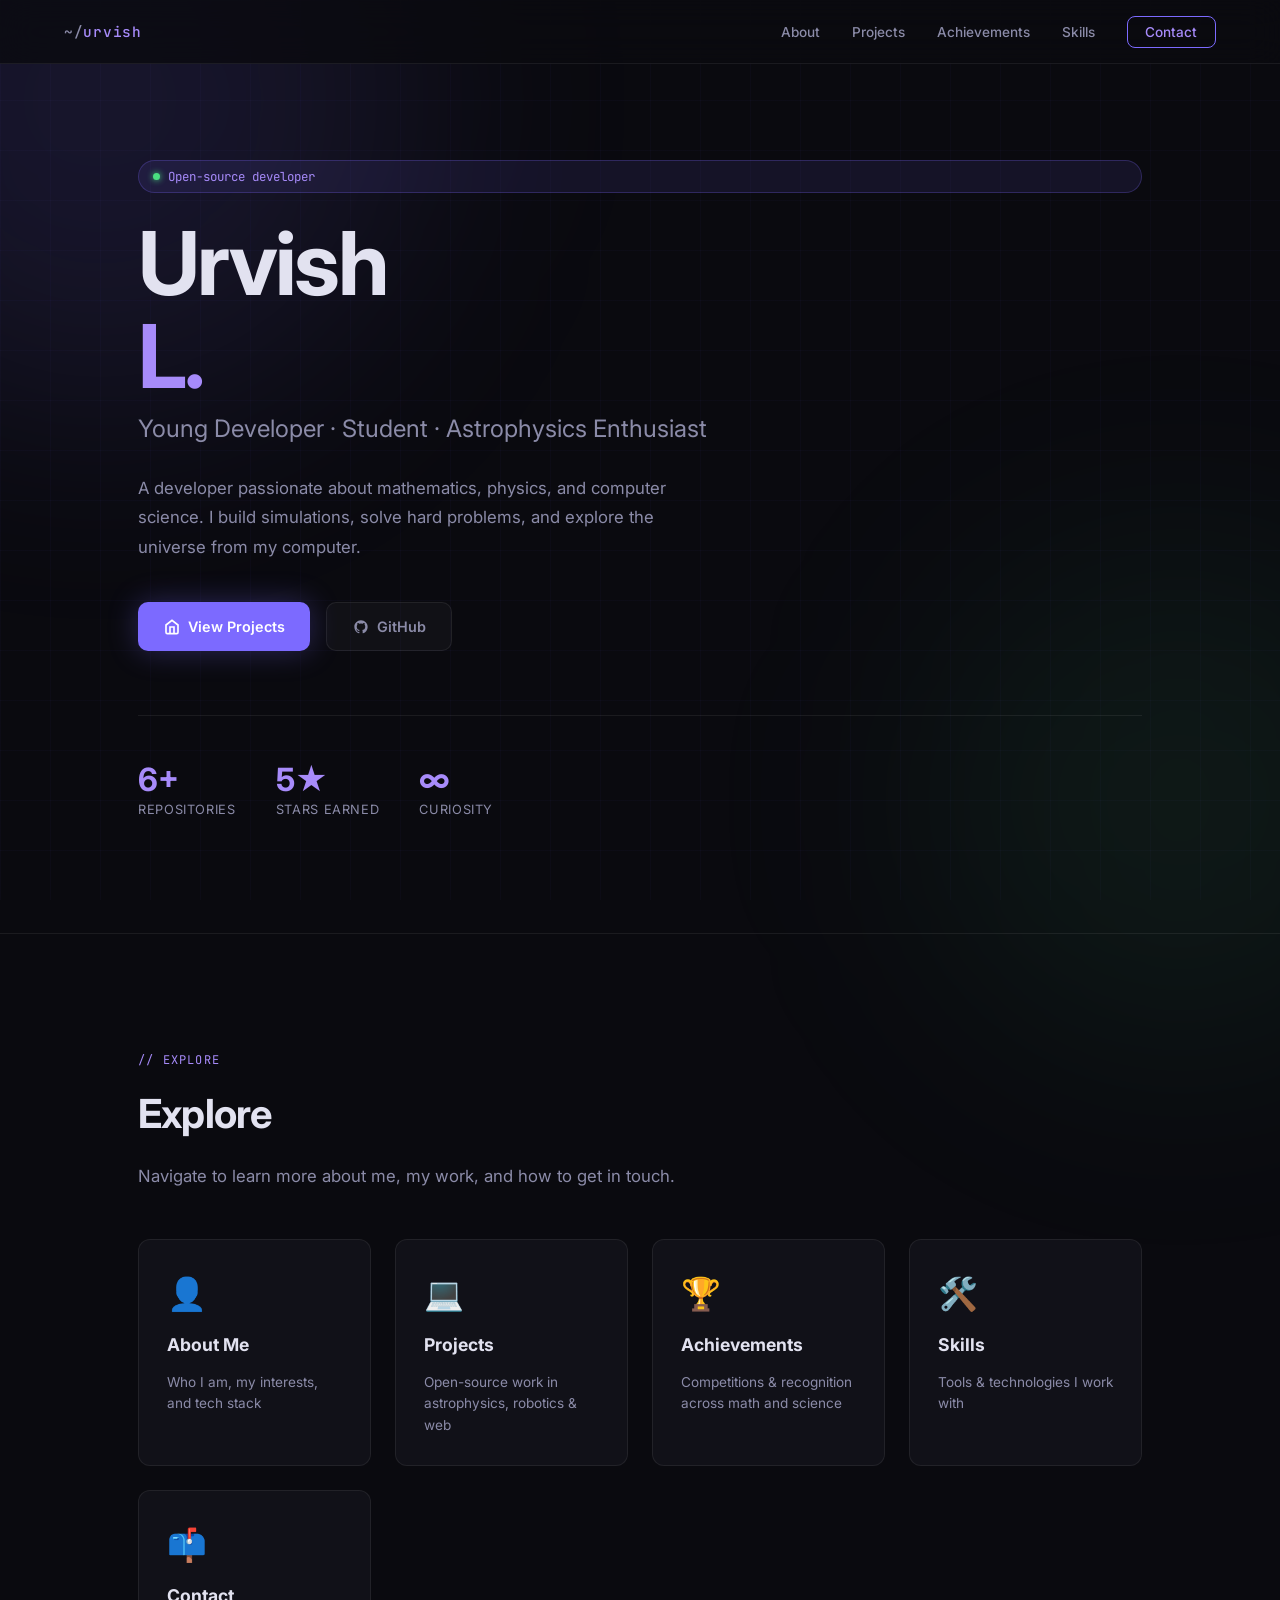
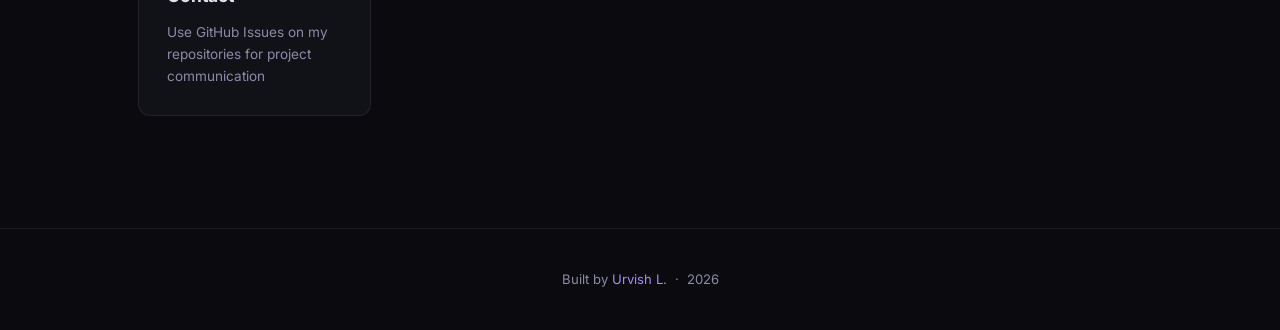
<file: index.html>
<!DOCTYPE html>
<html lang="en">
<head>
  <meta charset="UTF-8" />
  <meta name="viewport" content="width=device-width, initial-scale=1.0" />
  <title>Urvish L. — Developer & Problem Solver</title>
  <meta name="description" content="Personal website of Urvish L. — student, developer, astrophysics enthusiast." />
  <meta name="robots" content="index, follow" />
  <meta name="author" content="Urvish L." />
  <link rel="canonical" href="https://devnull-bootloader.github.io/" />
  <!-- Open Graph -->
  <meta property="og:type" content="website" />
  <meta property="og:url" content="https://devnull-bootloader.github.io/" />
  <meta property="og:title" content="Urvish L. — Developer & Problem Solver" />
  <meta property="og:description" content="Personal website of Urvish L. — student, developer, astrophysics enthusiast." />
  <meta property="og:site_name" content="Urvish L." />
  <!-- Twitter Card -->
  <meta name="twitter:card" content="summary" />
  <meta name="twitter:title" content="Urvish L. — Developer & Problem Solver" />
  <meta name="twitter:description" content="Personal website of Urvish L. — student, developer, astrophysics enthusiast." />
  <link rel="preconnect" href="https://fonts.googleapis.com" />
  <link rel="preconnect" href="https://fonts.gstatic.com" crossorigin />
  <link href="https://fonts.googleapis.com/css2?family=Inter:wght@300;400;500;600;700&family=JetBrains+Mono:wght@400;500&display=swap" rel="stylesheet" />
  <!-- Favicons -->
  <link rel="icon" type="image/x-icon" href="/assets/icons/favicon.ico" />
  <link rel="icon" type="image/png" sizes="512x512" href="/assets/icons/favicon.png" />
  <link rel="apple-touch-icon" sizes="180x180" href="/assets/icons/apple-touch-icon.png" />
  <link rel="stylesheet" href="/style.css" />
</head>
<body>

  <!-- Background decorations -->
  <div class="bg-grid" aria-hidden="true"></div>
  <div class="bg-orb bg-orb-1" aria-hidden="true"></div>
  <div class="bg-orb bg-orb-2" aria-hidden="true"></div>

  <!-- Navigation -->
  <nav>
    <a href="/" class="nav-logo"><span>~/</span>urvish</a>
    <ul class="nav-links">
      <li><a href="/about.html">About</a></li>
      <li><a href="/projects.html">Projects</a></li>
      <li><a href="/achievements.html">Achievements</a></li>
      <li><a href="/skills.html">Skills</a></li>
      <li><a href="/contact.html" class="nav-cta">Contact</a></li>
    </ul>
  </nav>

  <main>
    <!-- ── Hero ── -->
    <section id="hero">
      <div class="hero-badge">Open-source developer</div>

      <h1 class="hero-name">
        Urvish<br><span class="accent">L.</span>
      </h1>

      <p class="hero-title">Young Developer · Student · Astrophysics Enthusiast</p>

      <p class="hero-desc">
        A developer passionate about mathematics, physics, and
        computer science. I build simulations, solve hard problems, and explore the
        universe from my computer.
      </p>

      <div class="hero-buttons">
        <a href="/projects.html" class="btn btn-primary">
          <svg width="16" height="16" viewBox="0 0 24 24" fill="none" stroke="currentColor" stroke-width="2.5"><path d="M3 9l9-7 9 7v11a2 2 0 0 1-2 2H5a2 2 0 0 1-2-2z"/><polyline points="9 22 9 12 15 12 15 22"/></svg>
          View Projects
        </a>
        <a href="https://github.com/devNull-bootloader" target="_blank" rel="noopener" class="btn btn-ghost">
          <svg width="16" height="16" viewBox="0 0 24 24" fill="currentColor"><path d="M12 2C6.477 2 2 6.477 2 12c0 4.418 2.865 8.166 6.839 9.489.5.092.682-.217.682-.482 0-.237-.009-.868-.013-1.703-2.782.604-3.369-1.341-3.369-1.341-.454-1.154-1.11-1.462-1.11-1.462-.908-.62.069-.608.069-.608 1.003.07 1.531 1.03 1.531 1.03.892 1.529 2.341 1.087 2.91.832.092-.647.35-1.088.636-1.338-2.22-.253-4.555-1.11-4.555-4.943 0-1.091.39-1.984 1.029-2.683-.103-.253-.446-1.27.098-2.647 0 0 .84-.269 2.75 1.025A9.578 9.578 0 0 1 12 6.836a9.59 9.59 0 0 1 2.504.337c1.909-1.294 2.747-1.025 2.747-1.025.546 1.377.203 2.394.1 2.647.64.699 1.028 1.592 1.028 2.683 0 3.842-2.339 4.687-4.566 4.935.359.309.678.919.678 1.852 0 1.336-.012 2.415-.012 2.742 0 .267.18.578.688.48C19.138 20.163 22 16.418 22 12c0-5.523-4.477-10-10-10z"/></svg>
          GitHub
        </a>
      </div>

      <div class="hero-stats">
        <div>
          <div class="stat-value">6+</div>
          <div class="stat-label">Repositories</div>
        </div>
        <div>
          <div class="stat-value">5★</div>
          <div class="stat-label">Stars earned</div>
        </div>
        <div>
          <div class="stat-value">∞</div>
          <div class="stat-label">Curiosity</div>
        </div>
      </div>
    </section>

    <div class="divider"></div>

    <!-- ── Explore ── -->
    <section id="explore" class="reveal">
      <span class="section-tag">// explore</span>
      <h2 class="section-title">Explore</h2>
      <p class="section-desc">
        Navigate to learn more about me, my work, and how to get in touch.
      </p>

      <div class="nav-cards">
        <a href="/about.html" class="nav-card reveal">
          <span class="nav-card-icon" aria-hidden="true">👤</span>
          <span class="nav-card-title">About Me</span>
          <span class="nav-card-desc">Who I am, my interests, and tech stack</span>
        </a>
        <a href="/projects.html" class="nav-card reveal">
          <span class="nav-card-icon" aria-hidden="true">💻</span>
          <span class="nav-card-title">Projects</span>
          <span class="nav-card-desc">Open-source work in astrophysics, robotics &amp; web</span>
        </a>
        <a href="/achievements.html" class="nav-card reveal">
          <span class="nav-card-icon" aria-hidden="true">🏆</span>
          <span class="nav-card-title">Achievements</span>
          <span class="nav-card-desc">Competitions &amp; recognition across math and science</span>
        </a>
        <a href="/skills.html" class="nav-card reveal">
          <span class="nav-card-icon" aria-hidden="true">🛠️</span>
          <span class="nav-card-title">Skills</span>
          <span class="nav-card-desc">Tools &amp; technologies I work with</span>
        </a>
        <a href="/contact.html" class="nav-card reveal">
          <span class="nav-card-icon" aria-hidden="true">📫</span>
          <span class="nav-card-title">Contact</span>
          <span class="nav-card-desc">Use GitHub Issues on my repositories for project communication</span>
        </a>
      </div>
    </section>
  </main>

  <footer>
    <p>Built by <a href="https://github.com/devNull-bootloader">Urvish L.</a> &nbsp;·&nbsp; 2026</p>
  </footer>

  <script>
    // Scroll-reveal animation
    const observer = new IntersectionObserver(
      (entries) => entries.forEach(e => {
        if (e.isIntersecting) {
          e.target.classList.add('visible');
          observer.unobserve(e.target);
        }
      }),
      { threshold: 0.1, rootMargin: '0px 0px -40px 0px' }
    );
    document.querySelectorAll('.reveal').forEach(el => observer.observe(el));
  </script>

</body>
</html>
</file>
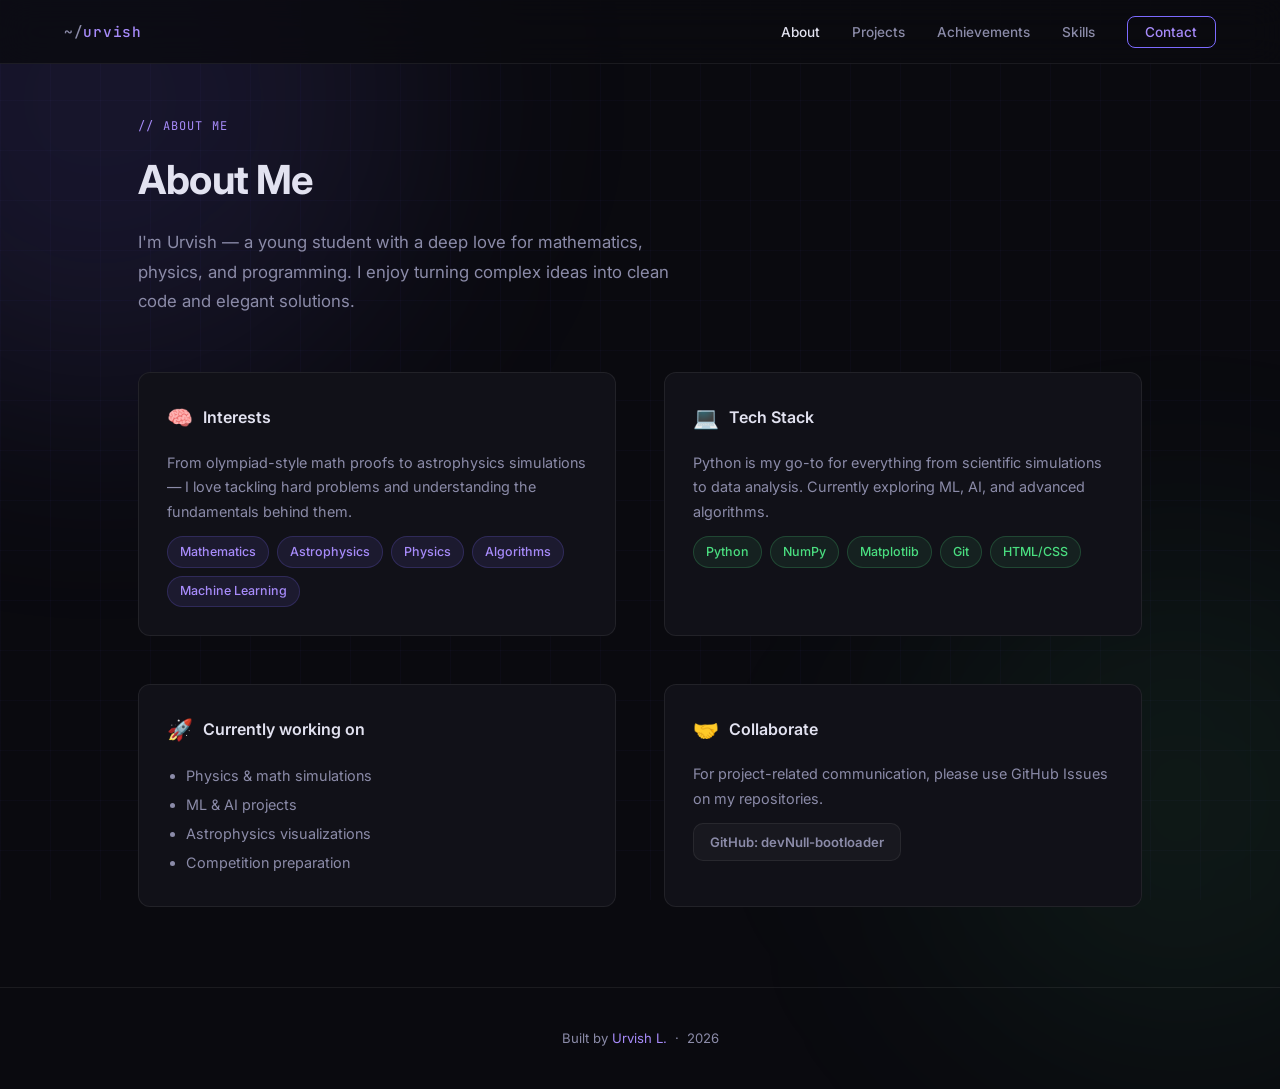
<file: about.html>
<!DOCTYPE html>
<html lang="en">
<head>
  <meta charset="UTF-8" />
  <meta name="viewport" content="width=device-width, initial-scale=1.0" />
  <title>About Me — Urvish L.</title>
  <meta name="description" content="Learn about Urvish L. — student, developer, and astrophysics enthusiast." />
  <meta name="robots" content="index, follow" />
  <meta name="author" content="Urvish L." />
  <link rel="canonical" href="https://devnull-bootloader.github.io/about.html" />
  <!-- Open Graph -->
  <meta property="og:type" content="website" />
  <meta property="og:url" content="https://devnull-bootloader.github.io/about.html" />
  <meta property="og:title" content="About Me — Urvish L." />
  <meta property="og:description" content="Learn about Urvish L. — student, developer, and astrophysics enthusiast." />
  <meta property="og:site_name" content="Urvish L." />
  <!-- Twitter Card -->
  <meta name="twitter:card" content="summary" />
  <meta name="twitter:title" content="About Me — Urvish L." />
  <meta name="twitter:description" content="Learn about Urvish L. — student, developer, and astrophysics enthusiast." />
  <link rel="preconnect" href="https://fonts.googleapis.com" />
  <link rel="preconnect" href="https://fonts.gstatic.com" crossorigin />
  <link href="https://fonts.googleapis.com/css2?family=Inter:wght@300;400;500;600;700&family=JetBrains+Mono:wght@400;500&display=swap" rel="stylesheet" />
  <!-- Favicons -->
  <link rel="icon" type="image/x-icon" href="/assets/icons/favicon.ico" />
  <link rel="icon" type="image/png" sizes="512x512" href="/assets/icons/favicon.png" />
  <link rel="apple-touch-icon" sizes="180x180" href="/assets/icons/apple-touch-icon.png" />
  <link rel="stylesheet" href="/style.css" />
</head>
<body>

  <!-- Background decorations -->
  <div class="bg-grid" aria-hidden="true"></div>
  <div class="bg-orb bg-orb-1" aria-hidden="true"></div>
  <div class="bg-orb bg-orb-2" aria-hidden="true"></div>

  <!-- Navigation -->
  <nav>
    <a href="/" class="nav-logo"><span>~/</span>urvish</a>
    <ul class="nav-links">
      <li><a href="/about.html" class="nav-active">About</a></li>
      <li><a href="/projects.html">Projects</a></li>
      <li><a href="/achievements.html">Achievements</a></li>
      <li><a href="/skills.html">Skills</a></li>
      <li><a href="/contact.html" class="nav-cta">Contact</a></li>
    </ul>
  </nav>

  <main>
    <section id="about">
      <span class="section-tag">// about me</span>
      <h1 class="section-title">About Me</h1>
      <p class="section-desc">
        I'm Urvish — a young student with a deep love for
        mathematics, physics, and programming. I enjoy turning complex ideas into
        clean code and elegant solutions.
      </p>

      <div class="about-grid">
        <div class="about-card reveal">
          <h3><span class="card-icon" aria-hidden="true">🧠</span> Interests</h3>
          <p style="font-size:.9rem; color:var(--text-dim); line-height:1.7;">
            From olympiad-style math proofs to astrophysics simulations — I love
            tackling hard problems and understanding the fundamentals behind them.
          </p>
          <div class="tag-list">
            <span class="tag">Mathematics</span>
            <span class="tag">Astrophysics</span>
            <span class="tag">Physics</span>
            <span class="tag">Algorithms</span>
            <span class="tag">Machine Learning</span>
          </div>
        </div>

        <div class="about-card reveal">
          <h3><span class="card-icon" aria-hidden="true">💻</span> Tech Stack</h3>
          <p style="font-size:.9rem; color:var(--text-dim); line-height:1.7;">
            Python is my go-to for everything from scientific simulations to data
            analysis. Currently exploring ML, AI, and advanced algorithms.
          </p>
          <div class="tag-list">
            <span class="tag green">Python</span>
            <span class="tag green">NumPy</span>
            <span class="tag green">Matplotlib</span>
            <span class="tag green">Git</span>
            <span class="tag green">HTML/CSS</span>
          </div>
        </div>

        <div class="about-card reveal">
          <h3><span class="card-icon" aria-hidden="true">🚀</span> Currently working on</h3>
          <ul style="font-size:.9rem; color:var(--text-dim); line-height:2; padding-left:1.2rem;">
            <li>Physics &amp; math simulations</li>
            <li>ML &amp; AI projects</li>
            <li>Astrophysics visualizations</li>
            <li>Competition preparation</li>
          </ul>
        </div>

        <div class="about-card reveal">
          <h3><span class="card-icon" aria-hidden="true">🤝</span> Collaborate</h3>
          <p style="font-size:.9rem; color:var(--text-dim); line-height:1.7;">
            For project-related communication, please use GitHub Issues on my repositories.
          </p>
          <div style="margin-top:.75rem;">
            <a href="https://github.com/devNull-bootloader" target="_blank" rel="noopener" class="btn btn-ghost" style="font-size:.82rem; padding:.45rem 1rem;">
              GitHub: devNull-bootloader
            </a>
          </div>
        </div>
      </div>
    </section>
  </main>

  <footer>
    <p>Built by <a href="https://github.com/devNull-bootloader">Urvish L.</a> &nbsp;·&nbsp; 2026</p>
  </footer>

  <script>
    const observer = new IntersectionObserver(
      (entries) => entries.forEach(e => {
        if (e.isIntersecting) {
          e.target.classList.add('visible');
          observer.unobserve(e.target);
        }
      }),
      { threshold: 0.1, rootMargin: '0px 0px -40px 0px' }
    );
    document.querySelectorAll('.reveal').forEach(el => observer.observe(el));
  </script>

</body>
</html>
</file>
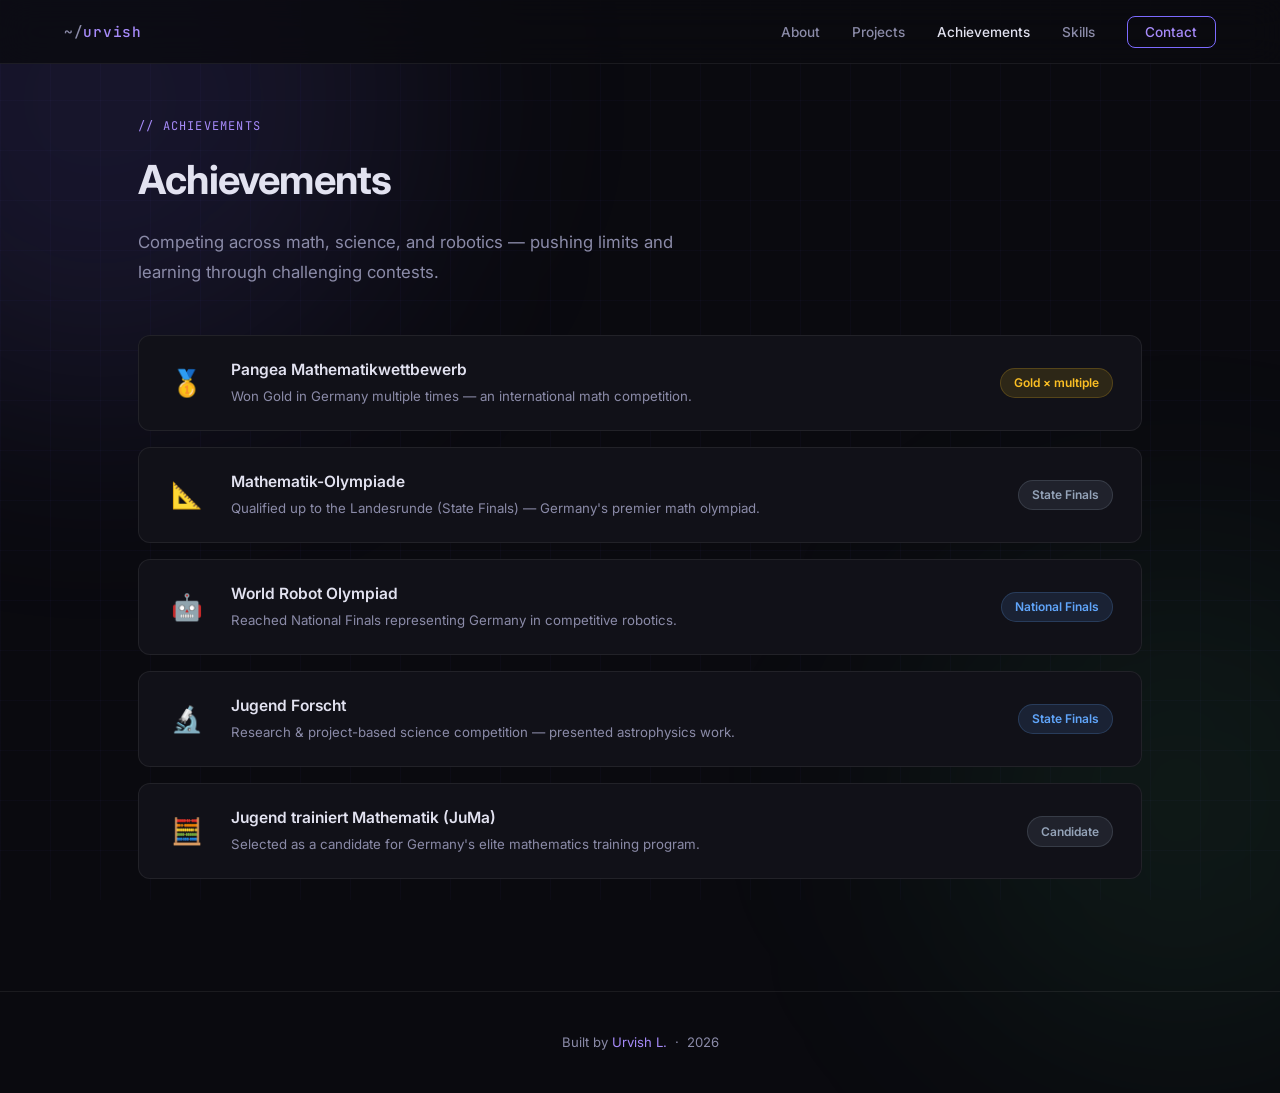
<file: achievements.html>
<!DOCTYPE html>
<html lang="en">
<head>
  <meta charset="UTF-8" />
  <meta name="viewport" content="width=device-width, initial-scale=1.0" />
  <title>Achievements — Urvish L.</title>
  <meta name="description" content="Urvish L.'s competition results and academic achievements in mathematics, science, and robotics." />
  <meta name="robots" content="index, follow" />
  <meta name="author" content="Urvish L." />
  <link rel="canonical" href="https://devnull-bootloader.github.io/achievements.html" />
  <!-- Open Graph -->
  <meta property="og:type" content="website" />
  <meta property="og:url" content="https://devnull-bootloader.github.io/achievements.html" />
  <meta property="og:title" content="Achievements — Urvish L." />
  <meta property="og:description" content="Urvish L.'s competition results and academic achievements in mathematics, science, and robotics." />
  <meta property="og:site_name" content="Urvish L." />
  <!-- Twitter Card -->
  <meta name="twitter:card" content="summary" />
  <meta name="twitter:title" content="Achievements — Urvish L." />
  <meta name="twitter:description" content="Urvish L.'s competition results and academic achievements in mathematics, science, and robotics." />
  <link rel="preconnect" href="https://fonts.googleapis.com" />
  <link rel="preconnect" href="https://fonts.gstatic.com" crossorigin />
  <link href="https://fonts.googleapis.com/css2?family=Inter:wght@300;400;500;600;700&family=JetBrains+Mono:wght@400;500&display=swap" rel="stylesheet" />
  <!-- Favicons -->
  <link rel="icon" type="image/x-icon" href="/assets/icons/favicon.ico" />
  <link rel="icon" type="image/png" sizes="512x512" href="/assets/icons/favicon.png" />
  <link rel="apple-touch-icon" sizes="180x180" href="/assets/icons/apple-touch-icon.png" />
  <link rel="stylesheet" href="/style.css" />
</head>
<body>

  <!-- Background decorations -->
  <div class="bg-grid" aria-hidden="true"></div>
  <div class="bg-orb bg-orb-1" aria-hidden="true"></div>
  <div class="bg-orb bg-orb-2" aria-hidden="true"></div>

  <!-- Navigation -->
  <nav>
    <a href="/" class="nav-logo"><span>~/</span>urvish</a>
    <ul class="nav-links">
      <li><a href="/about.html">About</a></li>
      <li><a href="/projects.html">Projects</a></li>
      <li><a href="/achievements.html" class="nav-active">Achievements</a></li>
      <li><a href="/skills.html">Skills</a></li>
      <li><a href="/contact.html" class="nav-cta">Contact</a></li>
    </ul>
  </nav>

  <main>
    <section id="achievements">
      <span class="section-tag">// achievements</span>
      <h1 class="section-title">Achievements</h1>
      <p class="section-desc">
        Competing across math, science, and robotics — pushing limits and learning
        through challenging contests.
      </p>

      <div class="achievements-list">

        <div class="achievement-item reveal">
          <span class="achievement-icon" aria-hidden="true">🥇</span>
          <div>
            <div class="achievement-title">Pangea Mathematikwettbewerb</div>
            <div class="achievement-desc">Won Gold in Germany multiple times — an international math competition.</div>
          </div>
          <span class="achievement-badge badge-gold">Gold × multiple</span>
        </div>

        <div class="achievement-item reveal">
          <span class="achievement-icon" aria-hidden="true">📐</span>
          <div>
            <div class="achievement-title">Mathematik-Olympiade</div>
            <div class="achievement-desc">Qualified up to the Landesrunde (State Finals) — Germany's premier math olympiad.</div>
          </div>
          <span class="achievement-badge badge-silver">State Finals</span>
        </div>

        <div class="achievement-item reveal">
          <span class="achievement-icon" aria-hidden="true">🤖</span>
          <div>
            <div class="achievement-title">World Robot Olympiad</div>
            <div class="achievement-desc">Reached National Finals representing Germany in competitive robotics.</div>
          </div>
          <span class="achievement-badge badge-blue">National Finals</span>
        </div>

        <div class="achievement-item reveal">
          <span class="achievement-icon" aria-hidden="true">🔬</span>
          <div>
            <div class="achievement-title">Jugend Forscht</div>
            <div class="achievement-desc">Research &amp; project-based science competition — presented astrophysics work.</div>
          </div>
          <span class="achievement-badge badge-blue">State Finals</span>
        </div>

        <div class="achievement-item reveal">
          <span class="achievement-icon" aria-hidden="true">🧮</span>
          <div>
            <div class="achievement-title">Jugend trainiert Mathematik (JuMa)</div>
            <div class="achievement-desc">Selected as a candidate for Germany's elite mathematics training program.</div>
          </div>
          <span class="achievement-badge badge-silver">Candidate</span>
        </div>

      </div>
    </section>
  </main>

  <footer>
    <p>Built by <a href="https://github.com/devNull-bootloader">Urvish L.</a> &nbsp;·&nbsp; 2026</p>
  </footer>

  <script>
    const observer = new IntersectionObserver(
      (entries) => entries.forEach(e => {
        if (e.isIntersecting) {
          e.target.classList.add('visible');
          observer.unobserve(e.target);
        }
      }),
      { threshold: 0.1, rootMargin: '0px 0px -40px 0px' }
    );
    document.querySelectorAll('.reveal').forEach(el => observer.observe(el));
  </script>

</body>
</html>
</file>
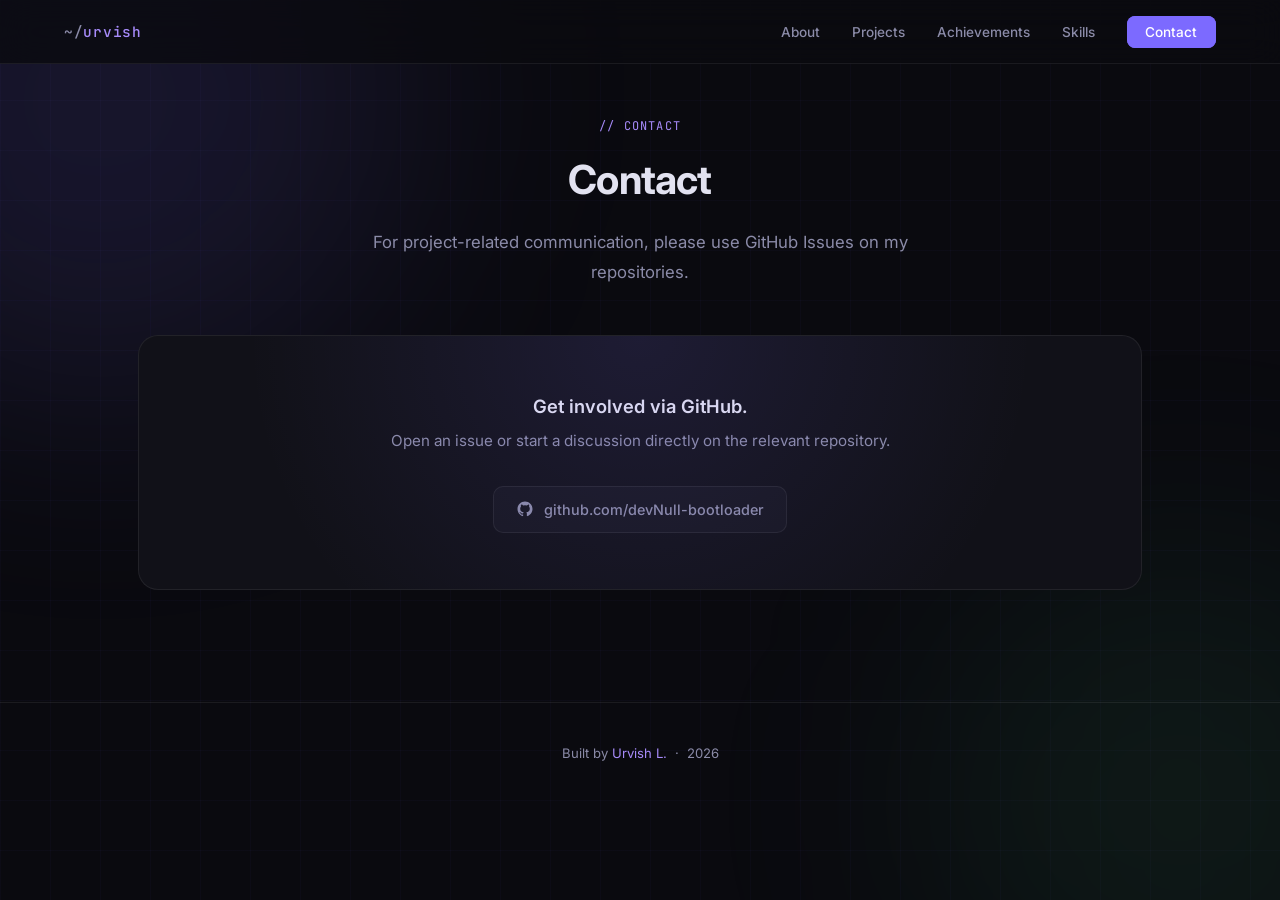
<file: contact.html>
<!DOCTYPE html>
<html lang="en">
<head>
  <meta charset="UTF-8" />
  <meta name="viewport" content="width=device-width, initial-scale=1.0" />
  <title>Contact — Urvish L.</title>
  <meta name="description" content="Contact Urvish L. via GitHub Issues for project-related communication." />
  <meta name="robots" content="index, follow" />
  <meta name="author" content="Urvish L." />
  <link rel="canonical" href="https://devnull-bootloader.github.io/contact.html" />
  <!-- Open Graph -->
  <meta property="og:type" content="website" />
  <meta property="og:url" content="https://devnull-bootloader.github.io/contact.html" />
  <meta property="og:title" content="Contact — Urvish L." />
  <meta property="og:description" content="Contact Urvish L. via GitHub Issues for project-related communication." />
  <meta property="og:site_name" content="Urvish L." />
  <!-- Twitter Card -->
  <meta name="twitter:card" content="summary" />
  <meta name="twitter:title" content="Contact — Urvish L." />
  <meta name="twitter:description" content="Contact Urvish L. via GitHub Issues for project-related communication." />
  <link rel="preconnect" href="https://fonts.googleapis.com" />
  <link rel="preconnect" href="https://fonts.gstatic.com" crossorigin />
  <link href="https://fonts.googleapis.com/css2?family=Inter:wght@300;400;500;600;700&family=JetBrains+Mono:wght@400;500&display=swap" rel="stylesheet" />
  <!-- Favicons -->
  <link rel="icon" type="image/x-icon" href="/assets/icons/favicon.ico" />
  <link rel="icon" type="image/png" sizes="512x512" href="/assets/icons/favicon.png" />
  <link rel="apple-touch-icon" sizes="180x180" href="/assets/icons/apple-touch-icon.png" />
  <link rel="stylesheet" href="/style.css" />
</head>
<body>

  <!-- Background decorations -->
  <div class="bg-grid" aria-hidden="true"></div>
  <div class="bg-orb bg-orb-1" aria-hidden="true"></div>
  <div class="bg-orb bg-orb-2" aria-hidden="true"></div>

  <!-- Navigation -->
  <nav>
    <a href="/" class="nav-logo"><span>~/</span>urvish</a>
    <ul class="nav-links">
      <li><a href="/about.html">About</a></li>
      <li><a href="/projects.html">Projects</a></li>
      <li><a href="/achievements.html">Achievements</a></li>
      <li><a href="/skills.html">Skills</a></li>
      <li><a href="/contact.html" class="nav-cta nav-active">Contact</a></li>
    </ul>
  </nav>

  <main>
    <section id="contact">
      <span class="section-tag">// contact</span>
      <h1 class="section-title">Contact</h1>
      <p class="section-desc" style="margin:0 auto;">
        For project-related communication, please use GitHub Issues on my repositories.
      </p>

      <div class="contact-wrapper reveal">
        <p style="font-size:1.15rem; font-weight:600; margin-bottom:.5rem;">Get involved via GitHub.</p>
        <p style="font-size:.95rem; color:var(--text-dim);">
          Open an issue or start a discussion directly on the relevant repository.
        </p>

        <div class="contact-links">
          <a href="https://github.com/devNull-bootloader" target="_blank" rel="noopener" class="contact-link">
            <svg width="18" height="18" viewBox="0 0 24 24" fill="currentColor" aria-hidden="true"><path d="M12 2C6.477 2 2 6.477 2 12c0 4.418 2.865 8.166 6.839 9.489.5.092.682-.217.682-.482 0-.237-.009-.868-.013-1.703-2.782.604-3.369-1.341-3.369-1.341-.454-1.154-1.11-1.462-1.11-1.462-.908-.62.069-.608.069-.608 1.003.07 1.531 1.03 1.531 1.03.892 1.529 2.341 1.087 2.91.832.092-.647.35-1.088.636-1.338-2.22-.253-4.555-1.11-4.555-4.943 0-1.091.39-1.984 1.029-2.683-.103-.253-.446-1.27.098-2.647 0 0 .84-.269 2.75 1.025A9.578 9.578 0 0 1 12 6.836a9.59 9.59 0 0 1 2.504.337c1.909-1.294 2.747-1.025 2.747-1.025.546 1.377.203 2.394.1 2.647.64.699 1.028 1.592 1.028 2.683 0 3.842-2.339 4.687-4.566 4.935.359.309.678.919.678 1.852 0 1.336-.012 2.415-.012 2.742 0 .267.18.578.688.48C19.138 20.163 22 16.418 22 12c0-5.523-4.477-10-10-10z"/></svg>
            github.com/devNull-bootloader
          </a>
        </div>
      </div>
    </section>
  </main>

  <footer>
    <p>Built by <a href="https://github.com/devNull-bootloader">Urvish L.</a> &nbsp;·&nbsp; 2026</p>
  </footer>

  <script>
    const observer = new IntersectionObserver(
      (entries) => entries.forEach(e => {
        if (e.isIntersecting) {
          e.target.classList.add('visible');
          observer.unobserve(e.target);
        }
      }),
      { threshold: 0.1, rootMargin: '0px 0px -40px 0px' }
    );
    document.querySelectorAll('.reveal').forEach(el => observer.observe(el));
  </script>

</body>
</html>
</file>
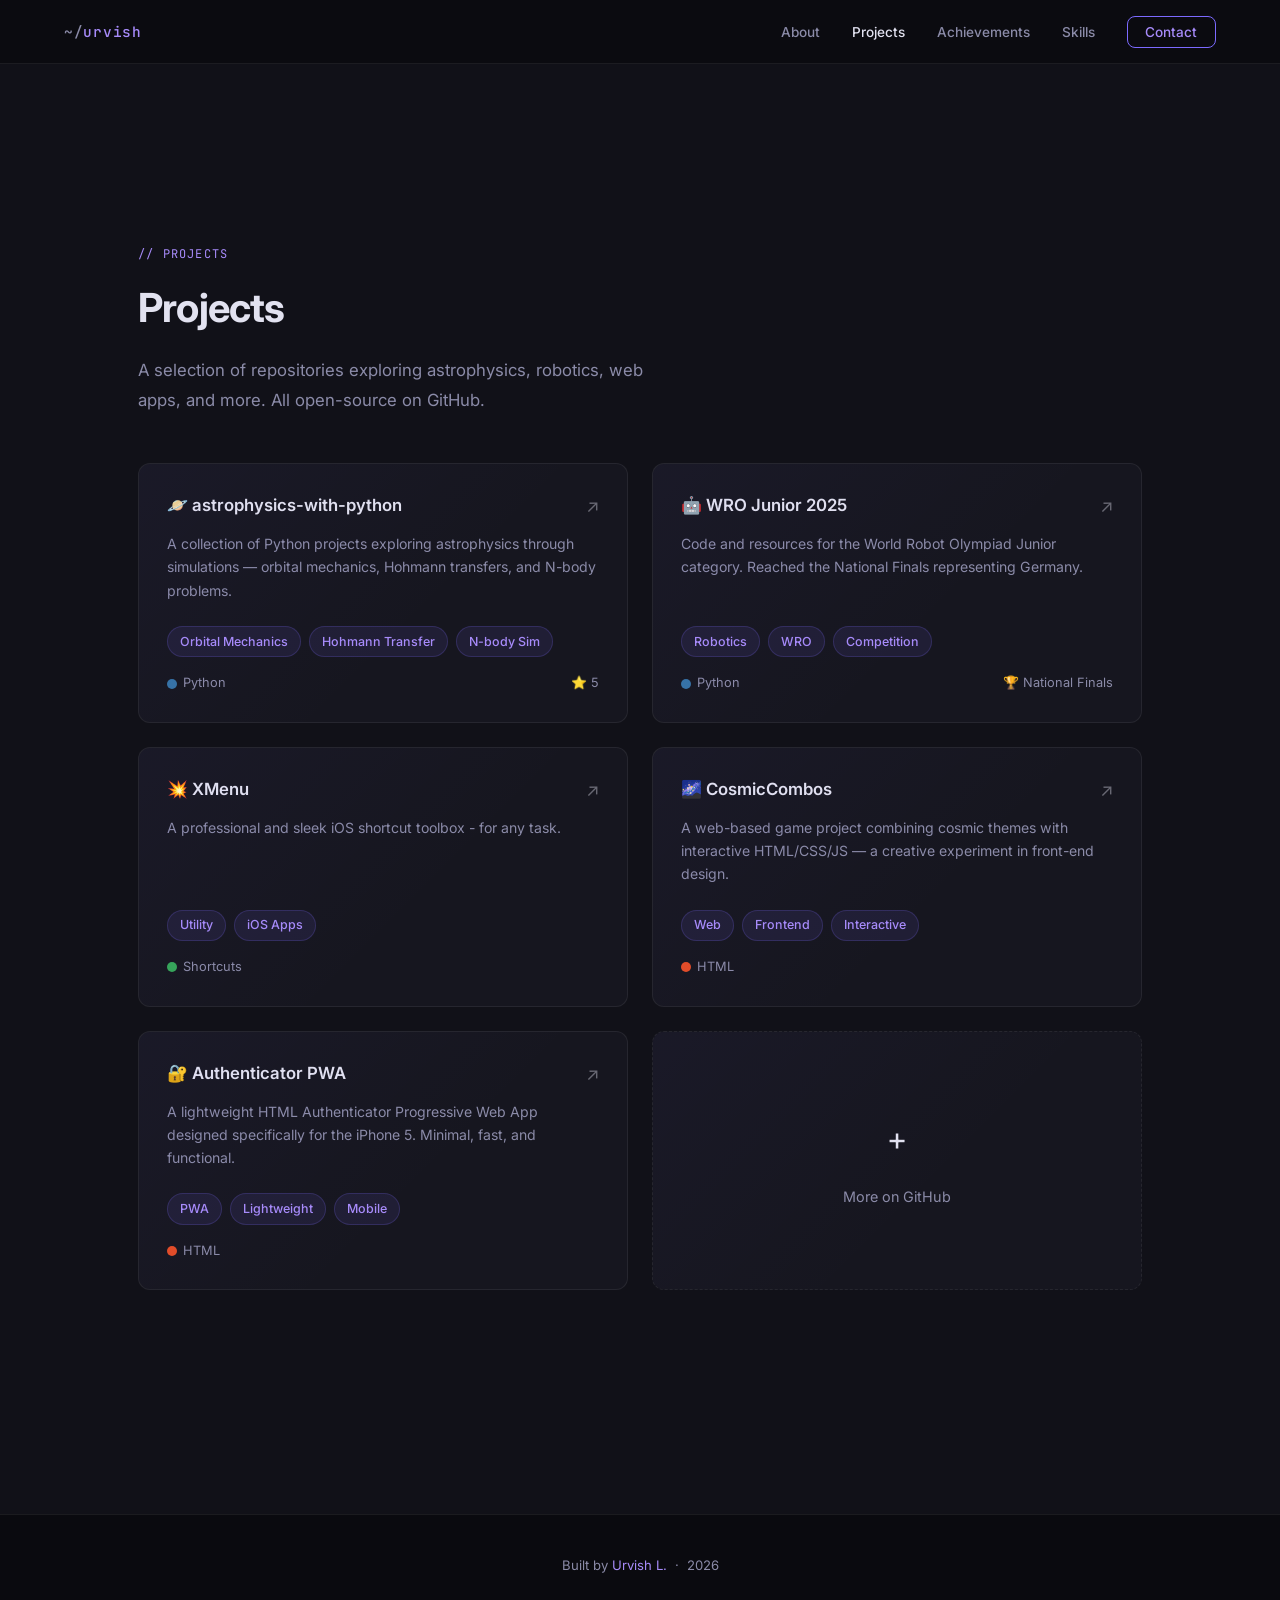
<file: projects.html>
<!DOCTYPE html>
<html lang="en">
<head>
  <meta charset="UTF-8" />
  <meta name="viewport" content="width=device-width, initial-scale=1.0" />
  <title>Projects — Urvish L.</title>
  <meta name="description" content="Explore Urvish L.'s open-source projects in astrophysics, robotics, and web development." />
  <meta name="robots" content="index, follow" />
  <meta name="author" content="Urvish L." />
  <link rel="canonical" href="https://devnull-bootloader.github.io/projects.html" />
  <!-- Open Graph -->
  <meta property="og:type" content="website" />
  <meta property="og:url" content="https://devnull-bootloader.github.io/projects.html" />
  <meta property="og:title" content="Projects — Urvish L." />
  <meta property="og:description" content="Explore Urvish L.'s open-source projects in astrophysics, robotics, and web development." />
  <meta property="og:site_name" content="Urvish L." />
  <!-- Twitter Card -->
  <meta name="twitter:card" content="summary" />
  <meta name="twitter:title" content="Projects — Urvish L." />
  <meta name="twitter:description" content="Explore Urvish L.'s open-source projects in astrophysics, robotics, and web development." />
  <link rel="preconnect" href="https://fonts.googleapis.com" />
  <link rel="preconnect" href="https://fonts.gstatic.com" crossorigin />
  <link href="https://fonts.googleapis.com/css2?family=Inter:wght@300;400;500;600;700&family=JetBrains+Mono:wght@400;500&display=swap" rel="stylesheet" />
  <!-- Favicons -->
  <link rel="icon" type="image/x-icon" href="/assets/icons/favicon.ico" />
  <link rel="icon" type="image/png" sizes="512x512" href="/assets/icons/favicon.png" />
  <link rel="apple-touch-icon" sizes="180x180" href="/assets/icons/apple-touch-icon.png" />
  <link rel="stylesheet" href="/style.css" />
</head>
<body>

  <!-- Background decorations -->
  <div class="bg-grid" aria-hidden="true"></div>
  <div class="bg-orb bg-orb-1" aria-hidden="true"></div>
  <div class="bg-orb bg-orb-2" aria-hidden="true"></div>

  <!-- Navigation -->
  <nav>
    <a href="/" class="nav-logo"><span>~/</span>urvish</a>
    <ul class="nav-links">
      <li><a href="/about.html">About</a></li>
      <li><a href="/projects.html" class="nav-active">Projects</a></li>
      <li><a href="/achievements.html">Achievements</a></li>
      <li><a href="/skills.html">Skills</a></li>
      <li><a href="/contact.html" class="nav-cta">Contact</a></li>
    </ul>
  </nav>

  <main>
    <div id="projects">
      <div class="inner" style="padding-top:8rem; padding-bottom:7rem;">
        <span class="section-tag">// projects</span>
        <h1 class="section-title">Projects</h1>
        <p class="section-desc reveal">
          A selection of repositories exploring astrophysics, robotics, web apps,
          and more. All open-source on GitHub.
        </p>

        <div class="projects-grid">

          <a href="https://github.com/devNull-bootloader/astrophysics-with-python" target="_blank" rel="noopener" class="project-card reveal">
            <div class="project-header">
              <span class="project-name">🪐 astrophysics-with-python</span>
              <span class="project-link-icon" aria-hidden="true">↗</span>
            </div>
            <p class="project-desc">
              A collection of Python projects exploring astrophysics through
              simulations — orbital mechanics, Hohmann transfers, and N-body
              problems.
            </p>
            <div class="tag-list">
              <span class="tag">Orbital Mechanics</span>
              <span class="tag">Hohmann Transfer</span>
              <span class="tag">N-body Sim</span>
            </div>
            <div class="project-footer">
              <div class="project-lang">
                <span class="lang-dot lang-python" aria-hidden="true"></span> Python
              </div>
              <div class="project-stars">⭐ 5</div>
            </div>
          </a>

          <a href="https://github.com/devNull-bootloader/WRO_Junior_2025" target="_blank" rel="noopener" class="project-card reveal">
            <div class="project-header">
              <span class="project-name">🤖 WRO Junior 2025</span>
              <span class="project-link-icon" aria-hidden="true">↗</span>
            </div>
            <p class="project-desc">
              Code and resources for the World Robot Olympiad Junior category.
              Reached the National Finals representing Germany.
            </p>
            <div class="tag-list">
              <span class="tag">Robotics</span>
              <span class="tag">WRO</span>
              <span class="tag">Competition</span>
            </div>
            <div class="project-footer">
              <div class="project-lang">
                <span class="lang-dot lang-python" aria-hidden="true"></span> Python
              </div>
              <div class="project-stars">🏆 National Finals</div>
            </div>
          </a>

          <a href="https://github.com/theodorismmmm/XMenu" target="_blank" rel="noopener" class="project-card reveal">
            <div class="project-header">
              <span class="project-name">💥 XMenu</span>
              <span class="project-link-icon" aria-hidden="true">↗</span>
            </div>
            <p class="project-desc">
              A professional and sleek iOS shortcut toolbox - for any task.
            </p>
            <div class="tag-list">
              <span class="tag">Utility</span>
              <span class="tag">iOS Apps</span>
            </div>
            <div class="project-footer">
              <div class="project-lang">
                <span class="lang-dot lang-shortcuts" aria-hidden="true"></span> Shortcuts
              </div>
            </div>
          </a>

          <a href="https://github.com/devNull-bootloader/CosmicCombos" target="_blank" rel="noopener" class="project-card reveal">
            <div class="project-header">
              <span class="project-name">🌌 CosmicCombos</span>
              <span class="project-link-icon" aria-hidden="true">↗</span>
            </div>
            <p class="project-desc">
              A web-based game project combining cosmic themes with interactive
              HTML/CSS/JS — a creative experiment in front-end design.
            </p>
            <div class="tag-list">
              <span class="tag">Web</span>
              <span class="tag">Frontend</span>
              <span class="tag">Interactive</span>
            </div>
            <div class="project-footer">
              <div class="project-lang">
                <span class="lang-dot lang-html" aria-hidden="true"></span> HTML
              </div>
            </div>
          </a>

          <a href="https://github.com/devNull-bootloader/authenticator.github.io" target="_blank" rel="noopener" class="project-card reveal">
            <div class="project-header">
              <span class="project-name">🔐 Authenticator PWA</span>
              <span class="project-link-icon" aria-hidden="true">↗</span>
            </div>
            <p class="project-desc">
              A lightweight HTML Authenticator Progressive Web App designed
              specifically for the iPhone 5. Minimal, fast, and functional.
            </p>
            <div class="tag-list">
              <span class="tag">PWA</span>
              <span class="tag">Lightweight</span>
              <span class="tag">Mobile</span>
            </div>
            <div class="project-footer">
              <div class="project-lang">
                <span class="lang-dot lang-html" aria-hidden="true"></span> HTML
              </div>
            </div>
          </a>

          <a href="https://github.com/devNull-bootloader?tab=repositories" target="_blank" rel="noopener" class="project-card reveal" style="border-style:dashed; justify-content:center; align-items:center; text-align:center; min-height:180px;">
            <span style="font-size:2rem;" aria-hidden="true">+</span>
            <span style="font-size:.9rem; color:var(--text-dim); margin-top:.5rem;">More on GitHub</span>
          </a>

        </div>
      </div>
    </div>
  </main>

  <footer>
    <p>Built by <a href="https://github.com/devNull-bootloader">Urvish L.</a> &nbsp;·&nbsp; 2026</p>
  </footer>

  <script>
    const observer = new IntersectionObserver(
      (entries) => entries.forEach(e => {
        if (e.isIntersecting) {
          e.target.classList.add('visible');
          observer.unobserve(e.target);
        }
      }),
      { threshold: 0.1, rootMargin: '0px 0px -40px 0px' }
    );
    document.querySelectorAll('.reveal').forEach(el => observer.observe(el));
  </script>

</body>
</html>
</file>
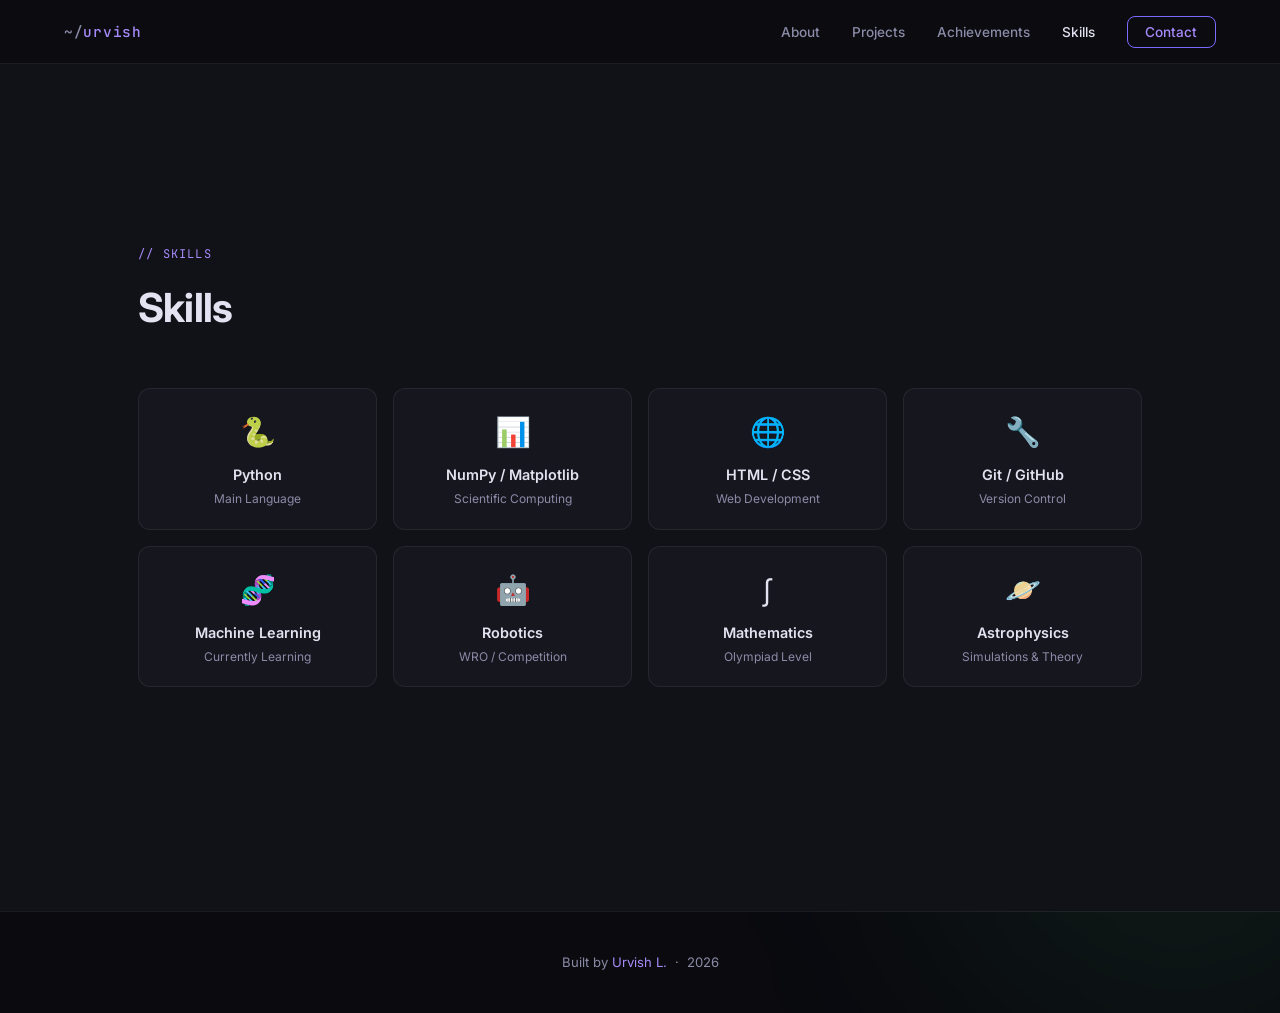
<file: skills.html>
<!DOCTYPE html>
<html lang="en">
<head>
  <meta charset="UTF-8" />
  <meta name="viewport" content="width=device-width, initial-scale=1.0" />
  <title>Skills — Urvish L.</title>
  <meta name="description" content="Technical skills and tools used by Urvish L. — Python, NumPy, HTML/CSS, Git, and more." />
  <meta name="robots" content="index, follow" />
  <meta name="author" content="Urvish L." />
  <link rel="canonical" href="https://devnull-bootloader.github.io/skills.html" />
  <!-- Open Graph -->
  <meta property="og:type" content="website" />
  <meta property="og:url" content="https://devnull-bootloader.github.io/skills.html" />
  <meta property="og:title" content="Skills — Urvish L." />
  <meta property="og:description" content="Technical skills and tools used by Urvish L. — Python, NumPy, HTML/CSS, Git, and more." />
  <meta property="og:site_name" content="Urvish L." />
  <!-- Twitter Card -->
  <meta name="twitter:card" content="summary" />
  <meta name="twitter:title" content="Skills — Urvish L." />
  <meta name="twitter:description" content="Technical skills and tools used by Urvish L. — Python, NumPy, HTML/CSS, Git, and more." />
  <link rel="preconnect" href="https://fonts.googleapis.com" />
  <link rel="preconnect" href="https://fonts.gstatic.com" crossorigin />
  <link href="https://fonts.googleapis.com/css2?family=Inter:wght@300;400;500;600;700&family=JetBrains+Mono:wght@400;500&display=swap" rel="stylesheet" />
  <!-- Favicons -->
  <link rel="icon" type="image/x-icon" href="/assets/icons/favicon.ico" />
  <link rel="icon" type="image/png" sizes="512x512" href="/assets/icons/favicon.png" />
  <link rel="apple-touch-icon" sizes="180x180" href="/assets/icons/apple-touch-icon.png" />
  <link rel="stylesheet" href="/style.css" />
</head>
<body>

  <!-- Background decorations -->
  <div class="bg-grid" aria-hidden="true"></div>
  <div class="bg-orb bg-orb-1" aria-hidden="true"></div>
  <div class="bg-orb bg-orb-2" aria-hidden="true"></div>

  <!-- Navigation -->
  <nav>
    <a href="/" class="nav-logo"><span>~/</span>urvish</a>
    <ul class="nav-links">
      <li><a href="/about.html">About</a></li>
      <li><a href="/projects.html">Projects</a></li>
      <li><a href="/achievements.html">Achievements</a></li>
      <li><a href="/skills.html" class="nav-active">Skills</a></li>
      <li><a href="/contact.html" class="nav-cta">Contact</a></li>
    </ul>
  </nav>

  <main>
    <div id="skills">
      <div class="inner" style="padding-top:8rem; padding-bottom:7rem;">
        <span class="section-tag">// skills</span>
        <h1 class="section-title">Skills</h1>

        <div class="skills-grid">
          <div class="skill-card reveal">
            <div class="skill-icon" aria-hidden="true">🐍</div>
            <div class="skill-name">Python</div>
            <div class="skill-level">Main Language</div>
          </div>
          <div class="skill-card reveal">
            <div class="skill-icon" aria-hidden="true">📊</div>
            <div class="skill-name">NumPy / Matplotlib</div>
            <div class="skill-level">Scientific Computing</div>
          </div>
          <div class="skill-card reveal">
            <div class="skill-icon" aria-hidden="true">🌐</div>
            <div class="skill-name">HTML / CSS</div>
            <div class="skill-level">Web Development</div>
          </div>
          <div class="skill-card reveal">
            <div class="skill-icon" aria-hidden="true">🔧</div>
            <div class="skill-name">Git / GitHub</div>
            <div class="skill-level">Version Control</div>
          </div>
          <div class="skill-card reveal">
            <div class="skill-icon" aria-hidden="true">🧬</div>
            <div class="skill-name">Machine Learning</div>
            <div class="skill-level">Currently Learning</div>
          </div>
          <div class="skill-card reveal">
            <div class="skill-icon" aria-hidden="true">🤖</div>
            <div class="skill-name">Robotics</div>
            <div class="skill-level">WRO / Competition</div>
          </div>
          <div class="skill-card reveal">
            <div class="skill-icon" aria-hidden="true">∫</div>
            <div class="skill-name">Mathematics</div>
            <div class="skill-level">Olympiad Level</div>
          </div>
          <div class="skill-card reveal">
            <div class="skill-icon" aria-hidden="true">🪐</div>
            <div class="skill-name">Astrophysics</div>
            <div class="skill-level">Simulations &amp; Theory</div>
          </div>
        </div>
      </div>
    </div>
  </main>

  <footer>
    <p>Built by <a href="https://github.com/devNull-bootloader">Urvish L.</a> &nbsp;·&nbsp; 2026</p>
  </footer>

  <script>
    const observer = new IntersectionObserver(
      (entries) => entries.forEach(e => {
        if (e.isIntersecting) {
          e.target.classList.add('visible');
          observer.unobserve(e.target);
        }
      }),
      { threshold: 0.1, rootMargin: '0px 0px -40px 0px' }
    );
    document.querySelectorAll('.reveal').forEach(el => observer.observe(el));
  </script>

</body>
</html>
</file>
<file: style.css>
/* ── Reset & Variables ─────────────────────────────── */
*, *::before, *::after { box-sizing: border-box; margin: 0; padding: 0; }

:root {
  --bg:        #0a0a0f;
  --bg2:       #111118;
  --bg3:       #16161f;
  --border:    rgba(255,255,255,.07);
  --accent:    #7c6aff;
  --accent2:   #a78bfa;
  --text:      #e2e2f0;
  --text-dim:  #8b8ba8;
  --green:     #4ade80;
  --radius:    12px;
  --transition: .25s cubic-bezier(.4,0,.2,1);
}

html { scroll-behavior: smooth; }

body {
  font-family: 'Inter', sans-serif;
  background: var(--bg);
  color: var(--text);
  line-height: 1.6;
  overflow-x: hidden;
}

a { color: inherit; text-decoration: none; }

/* ── Animated Background ───────────────────────────── */
.bg-grid {
  position: fixed; inset: 0; z-index: 0;
  background-image:
    linear-gradient(rgba(124,106,255,.03) 1px, transparent 1px),
    linear-gradient(90deg, rgba(124,106,255,.03) 1px, transparent 1px);
  background-size: 50px 50px;
  pointer-events: none;
}

.bg-orb {
  position: fixed; border-radius: 50%;
  filter: blur(120px); pointer-events: none; z-index: 0;
}
.bg-orb-1 {
  width: 600px; height: 600px;
  background: rgba(124,106,255,.12);
  top: -200px; left: -200px;
}
.bg-orb-2 {
  width: 500px; height: 500px;
  background: rgba(74,222,128,.07);
  bottom: -150px; right: -150px;
}

/* ── Navigation ────────────────────────────────────── */
nav {
  position: fixed; top: 0; left: 0; right: 0; z-index: 100;
  display: flex; align-items: center; justify-content: space-between;
  padding: 0 clamp(1.5rem, 5vw, 4rem);
  height: 64px;
  background: rgba(10,10,15,.8);
  backdrop-filter: blur(16px);
  border-bottom: 1px solid var(--border);
}

.nav-logo {
  font-family: 'JetBrains Mono', monospace;
  font-weight: 500;
  font-size: .9rem;
  color: var(--accent2);
  letter-spacing: .05em;
}
.nav-logo span { color: var(--text-dim); }

.nav-links {
  display: flex; gap: 2rem; list-style: none;
}
.nav-links a {
  font-size: .85rem; font-weight: 500;
  color: var(--text-dim);
  transition: color var(--transition);
}
.nav-links a:hover,
.nav-links a.nav-active { color: var(--text); }

.nav-cta {
  font-size: .85rem; font-weight: 600;
  padding: .45rem 1.1rem;
  border: 1px solid var(--accent);
  border-radius: 8px;
  color: var(--accent2) !important;
  transition: background var(--transition), color var(--transition) !important;
}
.nav-cta:hover,
.nav-cta.nav-active {
  background: var(--accent) !important;
  color: #fff !important;
}

/* ── Main wrapper ──────────────────────────────────── */
main { position: relative; z-index: 1; }

section {
  width: 100%;
  max-width: 1100px;
  margin: 0 auto;
  padding: 7rem clamp(1.5rem, 5vw, 3rem);
}

/* ── Hero ──────────────────────────────────────────── */
#hero {
  min-height: 100vh;
  display: flex; flex-direction: column;
  justify-content: center;
  padding-top: 10rem;
}

.hero-badge {
  display: inline-flex; align-items: center; gap: .5rem;
  font-family: 'JetBrains Mono', monospace;
  font-size: .78rem;
  color: var(--accent2);
  background: rgba(124,106,255,.1);
  border: 1px solid rgba(124,106,255,.25);
  border-radius: 999px;
  padding: .35rem .9rem;
  margin-bottom: 1.5rem;
}
.hero-badge::before {
  content: '';
  width: 7px; height: 7px;
  background: var(--green);
  border-radius: 50%;
  box-shadow: 0 0 6px var(--green);
  animation: pulse 2s infinite;
}
@keyframes pulse {
  0%,100% { opacity: 1; } 50% { opacity: .4; }
}

.hero-name {
  font-size: clamp(3rem, 8vw, 5.5rem);
  font-weight: 700;
  letter-spacing: -.03em;
  line-height: 1.05;
  margin-bottom: .5rem;
}
.hero-name .accent { color: var(--accent2); }

.hero-title {
  font-size: clamp(1.1rem, 3vw, 1.5rem);
  font-weight: 400;
  color: var(--text-dim);
  margin-bottom: 1.6rem;
}

.hero-desc {
  max-width: 560px;
  font-size: 1.05rem;
  color: var(--text-dim);
  margin-bottom: 2.5rem;
  line-height: 1.75;
}

.hero-buttons {
  display: flex; flex-wrap: wrap; gap: 1rem;
}

.btn {
  display: inline-flex; align-items: center; gap: .5rem;
  font-size: .9rem; font-weight: 600;
  padding: .75rem 1.6rem;
  border-radius: 10px;
  transition: all var(--transition);
  cursor: pointer;
}
.btn-primary {
  background: var(--accent);
  color: #fff;
  box-shadow: 0 0 30px rgba(124,106,255,.3);
}
.btn-primary:hover {
  background: var(--accent2);
  box-shadow: 0 0 45px rgba(124,106,255,.5);
  transform: translateY(-2px);
}
.btn-ghost {
  border: 1px solid var(--border);
  color: var(--text-dim);
  background: rgba(255,255,255,.03);
}
.btn-ghost:hover {
  border-color: var(--accent);
  color: var(--text);
  transform: translateY(-2px);
}

.hero-stats {
  display: flex; flex-wrap: wrap; gap: 2.5rem;
  margin-top: 4rem;
  padding-top: 3rem;
  border-top: 1px solid var(--border);
}
.stat-value {
  font-size: 2rem; font-weight: 700;
  color: var(--accent2);
  line-height: 1;
}
.stat-label {
  font-size: .8rem; color: var(--text-dim);
  margin-top: .25rem; letter-spacing: .05em;
  text-transform: uppercase;
}

/* ── Section headers ───────────────────────────────── */
.section-tag {
  display: inline-block;
  font-family: 'JetBrains Mono', monospace;
  font-size: .75rem;
  color: var(--accent2);
  letter-spacing: .1em;
  text-transform: uppercase;
  margin-bottom: .75rem;
}
.section-title {
  font-size: clamp(1.75rem, 4vw, 2.5rem);
  font-weight: 700;
  letter-spacing: -.02em;
  margin-bottom: 1rem;
}
.section-desc {
  font-size: 1.05rem;
  color: var(--text-dim);
  max-width: 540px;
  line-height: 1.75;
}

/* ── About ─────────────────────────────────────────── */
#about { padding-bottom: 5rem; }

.about-grid {
  display: grid;
  grid-template-columns: 1fr 1fr;
  gap: 3rem;
  margin-top: 3.5rem;
}

.about-card {
  background: var(--bg2);
  border: 1px solid var(--border);
  border-radius: var(--radius);
  padding: 1.75rem;
  transition: border-color var(--transition), transform var(--transition);
}
.about-card:hover {
  border-color: rgba(124,106,255,.35);
  transform: translateY(-4px);
}
.about-card h3 {
  font-size: 1rem; font-weight: 600;
  margin-bottom: 1rem;
  display: flex; align-items: center; gap: .6rem;
}
.card-icon {
  font-size: 1.3rem;
}
.tag-list {
  display: flex; flex-wrap: wrap; gap: .5rem;
  margin-top: .75rem;
}
.tag {
  font-size: .78rem; font-weight: 500;
  padding: .3rem .75rem;
  background: rgba(124,106,255,.1);
  border: 1px solid rgba(124,106,255,.2);
  border-radius: 999px;
  color: var(--accent2);
}
.tag.green {
  background: rgba(74,222,128,.08);
  border-color: rgba(74,222,128,.2);
  color: var(--green);
}

/* ── Projects ──────────────────────────────────────── */
#projects { background: var(--bg2); max-width: 100%; padding: 7rem 0; }
#projects .inner {
  max-width: 1100px; margin: 0 auto;
  padding: 0 clamp(1.5rem, 5vw, 3rem);
}

.projects-grid {
  display: grid;
  grid-template-columns: repeat(auto-fill, minmax(320px, 1fr));
  gap: 1.5rem;
  margin-top: 3rem;
}

.project-card {
  background: var(--bg3);
  border: 1px solid var(--border);
  border-radius: var(--radius);
  padding: 1.75rem;
  display: flex; flex-direction: column;
  gap: .75rem;
  transition: border-color var(--transition), transform var(--transition), box-shadow var(--transition);
  position: relative;
  overflow: hidden;
}
.project-card::before {
  content: '';
  position: absolute; inset: 0;
  background: linear-gradient(135deg, rgba(124,106,255,.04), transparent 60%);
  pointer-events: none;
}
.project-card:hover {
  border-color: rgba(124,106,255,.4);
  transform: translateY(-5px);
  box-shadow: 0 20px 40px rgba(0,0,0,.4);
}

.project-header {
  display: flex; align-items: flex-start; justify-content: space-between;
}
.project-name {
  font-size: 1.05rem; font-weight: 600;
  color: var(--text);
}
.project-link-icon {
  opacity: .4; font-size: 1.1rem;
  transition: opacity var(--transition);
}
.project-card:hover .project-link-icon { opacity: 1; }

.project-desc {
  font-size: .88rem;
  color: var(--text-dim);
  line-height: 1.65;
  flex: 1;
}

.project-footer {
  display: flex; align-items: center; justify-content: space-between;
  margin-top: .25rem;
}
.project-lang {
  display: flex; align-items: center; gap: .4rem;
  font-size: .8rem; color: var(--text-dim);
}
.lang-dot {
  width: 10px; height: 10px; border-radius: 50%;
  flex-shrink: 0;
}
.lang-python { background: #3572A5; }
.lang-html   { background: #e34c26; }
.lang-shortcuts   { background: #35a558; }

.project-stars {
  font-size: .8rem; color: var(--text-dim);
  display: flex; align-items: center; gap: .3rem;
}

/* ── Achievements ──────────────────────────────────── */
#achievements { }

.achievements-list {
  display: flex; flex-direction: column; gap: 1rem;
  margin-top: 3rem;
}

.achievement-item {
  display: grid;
  grid-template-columns: auto 1fr auto;
  align-items: center;
  gap: 1.5rem;
  background: var(--bg2);
  border: 1px solid var(--border);
  border-radius: var(--radius);
  padding: 1.4rem 1.75rem;
  transition: border-color var(--transition), transform var(--transition);
}
.achievement-item:hover {
  border-color: rgba(124,106,255,.35);
  transform: translateX(4px);
}

.achievement-icon {
  font-size: 1.6rem;
  width: 2.5rem; text-align: center;
}

.achievement-title {
  font-weight: 600; font-size: .97rem;
  margin-bottom: .2rem;
}
.achievement-desc {
  font-size: .83rem; color: var(--text-dim);
}

.achievement-badge {
  font-size: .75rem; font-weight: 600;
  padding: .3rem .8rem;
  border-radius: 999px;
  white-space: nowrap;
}
.badge-gold   { background: rgba(250,204,21,.12); color: #fbbf24; border: 1px solid rgba(251,191,36,.2); }
.badge-silver { background: rgba(148,163,184,.12); color: #94a3b8; border: 1px solid rgba(148,163,184,.2); }
.badge-blue   { background: rgba(96,165,250,.12);  color: #60a5fa; border: 1px solid rgba(96,165,250,.2); }

/* ── Skills ────────────────────────────────────────── */
#skills { background: var(--bg2); max-width: 100%; padding: 7rem 0; }
#skills .inner {
  max-width: 1100px; margin: 0 auto;
  padding: 0 clamp(1.5rem, 5vw, 3rem);
}

.skills-grid {
  display: grid;
  grid-template-columns: repeat(auto-fill, minmax(200px, 1fr));
  gap: 1rem;
  margin-top: 3rem;
}

.skill-card {
  background: var(--bg3);
  border: 1px solid var(--border);
  border-radius: var(--radius);
  padding: 1.25rem 1.5rem;
  text-align: center;
  transition: border-color var(--transition), transform var(--transition);
}
.skill-card:hover {
  border-color: rgba(124,106,255,.35);
  transform: translateY(-3px);
}
.skill-icon { font-size: 1.8rem; margin-bottom: .5rem; }
.skill-name { font-size: .9rem; font-weight: 600; }
.skill-level { font-size: .75rem; color: var(--text-dim); margin-top: .2rem; }

/* ── Contact ───────────────────────────────────────── */
#contact { text-align: center; }

.contact-wrapper {
  margin-top: 3rem;
  background: var(--bg2);
  border: 1px solid var(--border);
  border-radius: 20px;
  padding: 3.5rem;
  position: relative;
  overflow: hidden;
}
.contact-wrapper::before {
  content: '';
  position: absolute; inset: 0;
  background: radial-gradient(circle at 50% 0%, rgba(124,106,255,.12), transparent 70%);
  pointer-events: none;
}

.contact-links {
  display: flex; flex-wrap: wrap; gap: 1rem;
  justify-content: center;
  margin-top: 2rem;
}

.contact-link {
  display: flex; align-items: center; gap: .6rem;
  font-size: .9rem; font-weight: 500;
  padding: .7rem 1.4rem;
  background: var(--bg3);
  border: 1px solid var(--border);
  border-radius: 10px;
  color: var(--text-dim);
  transition: all var(--transition);
}
.contact-link:hover {
  border-color: var(--accent);
  color: var(--text);
  transform: translateY(-2px);
}

/* ── Footer ────────────────────────────────────────── */
footer {
  text-align: center;
  padding: 2.5rem 1.5rem;
  border-top: 1px solid var(--border);
  color: var(--text-dim);
  font-size: .82rem;
  position: relative; z-index: 1;
}
footer a { color: var(--accent2); }
footer a:hover { text-decoration: underline; }

/* ── Divider ───────────────────────────────────────── */
.divider {
  width: 100%; height: 1px;
  background: var(--border);
  position: relative; z-index: 1;
}

/* ── Scroll reveal ─────────────────────────────────── */
.reveal {
  opacity: 0;
  transform: translateY(24px);
  transition: opacity .65s ease, transform .65s ease;
}
.reveal.visible {
  opacity: 1;
  transform: translateY(0);
}

/* ── Navigation Cards (index.html explore section) ── */
.nav-cards {
  display: grid;
  grid-template-columns: repeat(auto-fill, minmax(200px, 1fr));
  gap: 1.5rem;
  margin-top: 3rem;
}

.nav-card {
  display: flex;
  flex-direction: column;
  align-items: flex-start;
  gap: .75rem;
  background: var(--bg2);
  border: 1px solid var(--border);
  border-radius: var(--radius);
  padding: 1.75rem;
  transition: border-color var(--transition), transform var(--transition), box-shadow var(--transition);
  color: var(--text);
  text-decoration: none;
}
.nav-card:hover {
  border-color: rgba(124,106,255,.4);
  transform: translateY(-5px);
  box-shadow: 0 20px 40px rgba(0,0,0,.4);
}
.nav-card-icon { font-size: 2rem; }
.nav-card-title { font-size: 1.1rem; font-weight: 700; }
.nav-card-desc { font-size: .85rem; color: var(--text-dim); }

/* ── Responsive ────────────────────────────────────── */
@media (max-width: 768px) {
  .nav-links { display: none; }
  .about-grid { grid-template-columns: 1fr; }
  .achievement-item { grid-template-columns: auto 1fr; }
  .achievement-badge { display: none; }
  .contact-wrapper { padding: 2rem 1.5rem; }
}
</file>
